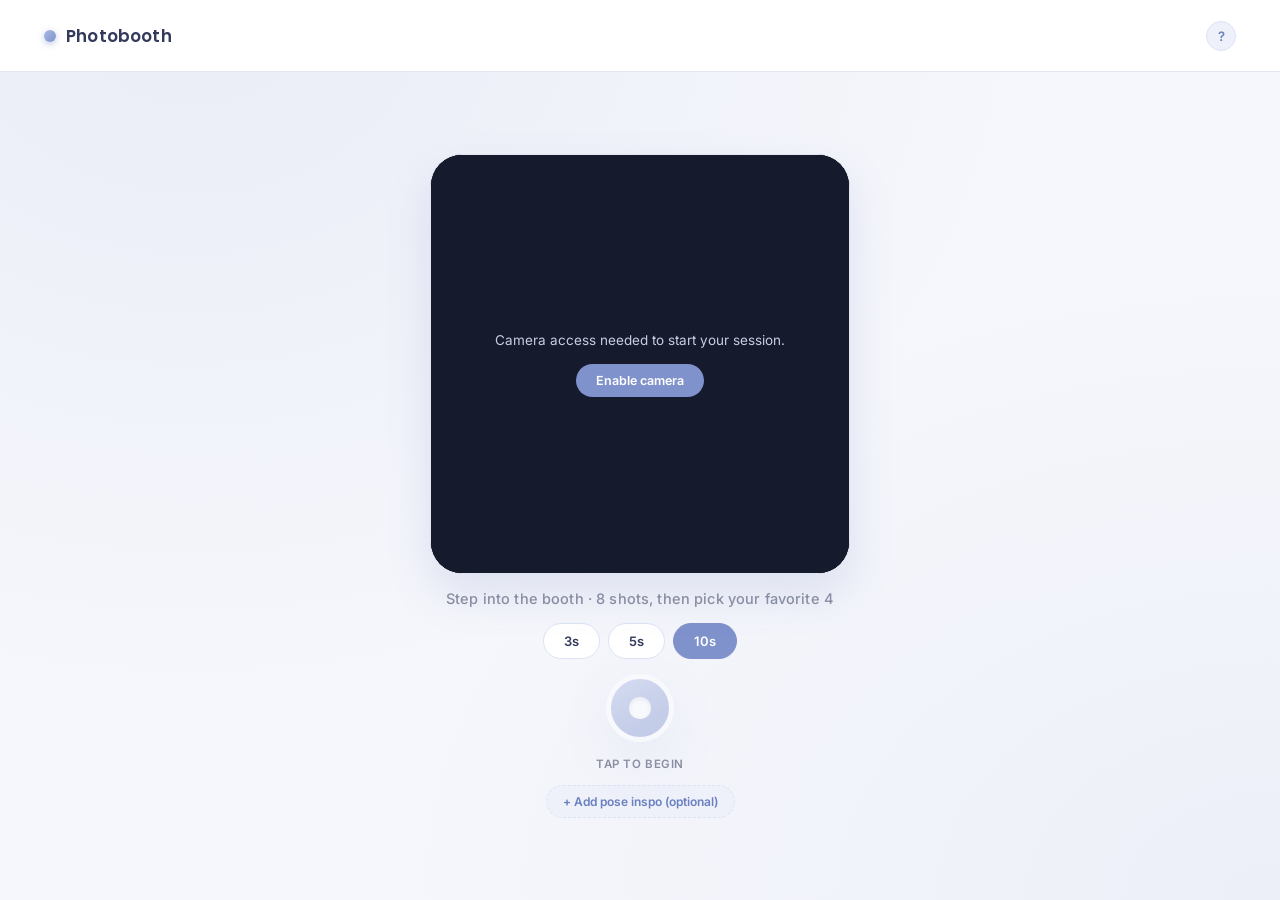
<file: index.html>
<!DOCTYPE html>
<html lang="en">
<head>
<meta charset="UTF-8">
<meta name="viewport" content="width=device-width, initial-scale=1.0, maximum-scale=1.0, user-scalable=no">
<title>Photobooth</title>
<link rel="preconnect" href="https://fonts.googleapis.com">
<link rel="preconnect" href="https://fonts.gstatic.com" crossorigin>
<link href="https://fonts.googleapis.com/css2?family=Poppins:wght@400;500;600;700&family=Inter:wght@400;500;600&display=swap" rel="stylesheet">
<link rel="stylesheet" href="css/styles.css">
</head>
<body>
<div id="shell">

  <header class="topbar">
    <div class="brand">
      <span class="brand-dot"></span>
      <span class="brand-name display">Photobooth</span>
    </div>
    <div class="topbar-right">
      <button class="help-btn" id="helpBtn" aria-label="How it works">?</button>
      <div class="help-panel hidden" id="helpPanel">
        <h3>How it works</h3>
        <ol>
          <li>Pick a countdown length and, if you like, a pose-inspo strip to shoot alongside.</li>
          <li>Hit the shutter — we'll take 8 photos back to back, with a beep for the last 3 seconds of each countdown.</li>
          <li>Pick your favorite 4, tapping them in the order you want on the strip.</li>
          <li>Drag stickers onto your finished strip to decorate it — drag the corner handle to resize, or tap × to remove.</li>
          <li>Pick a strip background color if you'd like one.</li>
          <li>Enter an email or phone number and we'll get your strip ready.</li>
        </ol>
      </div>
    </div>
  </header>

  <main id="stage">

    <!-- SETUP -->
    <section class="screen active" id="screen-setup">
      <div class="cam-row">
        <div class="cam-frame" id="camFrameSetup">
          <video id="video" autoplay playsinline muted></video>
          <div class="cam-placeholder hidden" id="camError">
            <span>Camera access needed to start your session.</span>
            <button id="retryCamBtn">Enable camera</button>
          </div>
        </div>
        <div class="inspo-panel hidden" id="inspoPanelSetup">
          <div class="inspo-panel-label">Pose inspo</div>
          <div class="inspo-img-wrap">
            <img id="inspoImgSetup" alt="Pose inspiration strip">
            <div class="inspo-highlight" id="inspoHighlightSetup"></div>
          </div>
        </div>
      </div>
      <div class="subtitle">Step into the booth · 8 shots, then pick your favorite 4</div>
      <div class="setup-controls">
        <div class="countdown-options" id="countdownOptions">
          <button class="countdown-option" data-secs="3">3s</button>
          <button class="countdown-option" data-secs="5">5s</button>
          <button class="countdown-option selected" data-secs="10">10s</button>
        </div>
        <button class="shutter-btn" id="startBtn" aria-label="Start session"></button>
        <div class="shutter-caption">TAP TO BEGIN</div>
        <button class="inspo-btn" id="inspoBtn">
          <span id="inspoBtnLabel">+ Add pose inspo (optional)</span>
        </button>
      </div>
    </section>

    <!-- CAPTURE -->
    <section class="screen" id="screen-capture">
      <div class="cam-row">
        <div class="cam-frame" id="camFrameCapture">
          <video id="videoCapture" autoplay playsinline muted></video>
          <div id="countdownNum" class="display"></div>
          <div id="shotCounter">SHOT 1 / 8</div>
          <div id="flashOverlay"></div>
        </div>
        <div class="inspo-panel hidden" id="inspoPanelCapture">
          <div class="inspo-panel-label">Pose inspo</div>
          <div class="inspo-img-wrap">
            <img id="inspoImgCapture" alt="Pose inspiration strip">
            <div class="inspo-highlight" id="inspoHighlightCapture"></div>
          </div>
          <div class="inspo-pose-caption" id="inspoPoseCaption">Pose 1 of 4</div>
        </div>
      </div>
      <div id="thumbRail"></div>
    </section>

    <!-- SELECT + DECORATE -->
    <section class="screen" id="screen-select">
      <div class="select-left">
        <div class="subtitle" id="selectHint">Tap 4 photos, in the order you'd like them on your strip</div>
        <div id="grid"></div>
        <div class="btn-row">
          <button class="btn" id="resetSelBtn">Reset</button>
          <button class="btn primary" id="doneBtn" disabled>Done</button>
        </div>
      </div>
      <div class="select-right">
        <div class="strip" id="stripPreview">
          <div class="strip-title display">Photobooth</div>
          <div class="strip-slot" data-slot="0">1</div>
          <div class="strip-slot" data-slot="1">2</div>
          <div class="strip-slot" data-slot="2">3</div>
          <div class="strip-slot" data-slot="3">4</div>
          <div class="strip-date" id="stripDate"></div>
          <div class="sticker-layer" id="stickerLayer"></div>
        </div>
        <div class="sticker-tray" id="stickerTray"></div>
        <button class="btn ghost small" id="stickerResetBtn">Clear stickers</button>
        <div class="mini-label">Strip color</div>
        <div class="strip-color-row" id="stripColorRow"></div>
      </div>
      <div id="toast"></div>
    </section>

    <!-- PRINTING -->
    <section class="screen" id="screen-printing">
      <div class="subtitle" style="margin-bottom:6px;">Your strip</div>
      <div class="printer">
        <div id="printStrip">
          <div class="strip-title display">Photobooth</div>
          <div class="strip-slot" data-pslot="0"></div>
          <div class="strip-slot" data-pslot="1"></div>
          <div class="strip-slot" data-pslot="2"></div>
          <div class="strip-slot" data-pslot="3"></div>
          <div class="strip-date" id="printDate"></div>
          <div class="sticker-layer" id="printStickerLayer"></div>
        </div>
        <div class="slot"></div>
      </div>
      <div id="printCaption">Developing your photos <span class="dots"><span></span><span></span><span></span></span></div>
      <div class="print-actions" id="printActions">
        <button class="btn primary" id="downloadBtn">Download strip</button>
        <button class="btn ghost" id="restartBtn">Start over</button>
      </div>
    </section>

  </main>

  <!-- CONTACT MODAL -->
  <div class="modal-backdrop hidden" id="contactModal">
    <div class="modal-card">
      <button class="modal-close" id="modalCloseBtn" aria-label="Close">&times;</button>
      <h2 class="display">Get your strip</h2>
      <p>Enter an email or phone number and we'll get your photo strip ready for you.</p>
      <input type="text" id="contactInput" placeholder="you@email.com or (555) 123-4567" autocomplete="off">
      <div class="modal-actions">
        <button class="btn primary" id="sendBtn">Send my photos</button>
        <button class="link-btn" id="skipBtn">Skip for now</button>
      </div>
    </div>
  </div>

  <!-- POSE INSPO MODAL -->
  <div class="modal-backdrop hidden" id="inspoModal">
    <div class="modal-card">
      <button class="modal-close" id="inspoModalCloseBtn" aria-label="Close">&times;</button>
      <h2 class="display">Pose inspo</h2>
      <p>Pick a reference strip to shoot alongside. Totally optional.</p>
      <div id="inspoGrid"></div>
      <div id="inspoEmptyNote" class="inspo-empty-note hidden">No pose inspo strips yet.</div>
      <div class="modal-actions">
        <button class="btn primary small" id="inspoDoneBtn">Done</button>
      </div>
    </div>
  </div>

  <canvas id="captureCanvas" class="hidden"></canvas>
</div>

<script type="module" src="js/main.js"></script>
</body>
</html>
</file>
<file: css/styles.css>
/* ==========================================================================
   Photobooth — Stylesheet
   Pastel/porcelain visual theme. Layout is a fixed-viewport, no-scroll
   "app shell" with five swappable screens (see js/dom.js SCREEN_IDS).
   ========================================================================== */

:root{
  --bg:#f6f7fc;
  --bg-2:#eef1fa;
  --surface:#ffffff;
  --blue:#7f92cc;
  --blue-deep:#6a7fc0;
  --blue-pale:#e4e9f7;
  --blue-pale-2:#dbe3f5;
  --navy:#333a5c;
  --text:#8b8fa3;
  --line:#e2e6f3;
  --white:#ffffff;
  --shadow: 0 20px 45px rgba(102,116,180,.16);
  --shadow-sm: 0 8px 20px rgba(102,116,180,.14);
}
*{box-sizing:border-box;}
html,body{
  height:100%;
  margin:0;
  overflow:hidden; /* app is intentionally no-scroll, see README */
  background:var(--bg);
  font-family:'Inter',sans-serif;
  color:var(--navy);
  -webkit-font-smoothing:antialiased;
}
button{font-family:inherit;cursor:pointer;}
.display{font-family:'Poppins',sans-serif;}

#shell{
  height:100vh;
  width:100vw;
  display:flex;
  flex-direction:column;
  background:
    radial-gradient(ellipse at 15% 0%, rgba(127,146,204,.10), transparent 55%),
    radial-gradient(ellipse at 100% 100%, rgba(127,146,204,.08), transparent 50%),
    var(--bg);
  position:relative;
}

/* ---------- TOP BAR ---------- */
header.topbar{
  flex:0 0 auto;
  height:clamp(56px,8vh,74px);
  display:flex;
  align-items:center;
  justify-content:space-between;
  padding:0 clamp(18px,3.5vw,44px);
  background:var(--surface);
  border-bottom:1px solid var(--line);
  position:relative;
  z-index:20;
}
.brand{display:flex;align-items:center;gap:10px;}
.brand-dot{
  width:12px;height:12px;border-radius:50%;
  background:linear-gradient(135deg, #a9b8e4, var(--blue));
  box-shadow:0 2px 6px rgba(127,146,204,.5);
}
.brand-name{
  font-family:'Poppins',sans-serif;
  font-weight:600;
  font-size:clamp(14px,1.8vw,17px);
  letter-spacing:.01em;
  color:var(--navy);
}
.topbar-right{position:relative;display:flex;align-items:center;gap:10px;}
.help-btn{
  width:30px;height:30px;
  border-radius:50%;
  border:1.5px solid var(--blue-pale-2);
  background:var(--bg-2);
  color:var(--blue-deep);
  font-weight:600;
  font-size:13px;
  display:flex;align-items:center;justify-content:center;
  transition:background .15s ease, transform .15s ease;
}
.help-btn:hover{background:var(--blue-pale);transform:translateY(-1px);}
.help-panel{
  position:absolute;
  top:calc(100% + 12px);
  right:0;
  width:min(300px,80vw);
  background:var(--surface);
  color:var(--navy);
  border-radius:18px;
  padding:18px 20px;
  box-shadow:var(--shadow);
  border:1px solid var(--line);
  z-index:50;
  font-size:13.5px;
  line-height:1.55;
}
.help-panel h3{margin:0 0 10px;font-family:'Poppins',sans-serif;font-size:13px;font-weight:600;letter-spacing:.02em;color:var(--blue-deep);}
.help-panel ol{margin:0;padding-left:18px;color:var(--text);}
.help-panel li{margin-bottom:6px;}
.help-panel li::marker{color:var(--blue);font-weight:600;}
.hidden{display:none !important;}

/* ---------- STAGE / SCREENS ---------- */
main#stage{
  flex:1 1 auto;
  min-height:0;
  display:flex;
  position:relative;
}
.screen{
  display:none;
  flex-direction:column;
  align-items:center;
  justify-content:center;
  width:100%;
  height:100%;
  padding:clamp(10px,2vh,26px) clamp(14px,3vw,40px);
  gap:clamp(10px,1.8vh,20px);
}
.screen.active{display:flex;}

.subtitle{
  font-family:'Inter',sans-serif;
  font-weight:500;
  font-size:clamp(12px,1.3vw,14.5px);
  color:var(--text);
  text-align:center;
  letter-spacing:.01em;
}

/* ---------- POSE INSPO PICKER BUTTON (lives on the setup screen) ---------- */
.inspo-btn{
  display:flex;
  align-items:center;
  gap:6px;
  background:var(--bg-2);
  border:1.5px dashed var(--blue-pale-2);
  color:var(--blue-deep);
  font-family:'Inter',sans-serif;
  font-weight:600;
  font-size:12px;
  padding:8px 16px;
  border-radius:999px;
  transition:all .15s ease;
}
.inspo-btn:hover{background:var(--blue-pale);}
.inspo-btn .clear-x{
  display:inline-flex;align-items:center;justify-content:center;
  width:16px;height:16px;border-radius:50%;
  background:var(--blue-deep);color:#fff;font-size:10px;
  margin-left:2px;
}

/* ---------- POSE INSPO MODAL ---------- */
#inspoGrid{
  display:flex;
  flex-wrap:wrap;
  gap:10px;
  justify-content:center;
  max-height:44vh;
  overflow-y:auto;
  padding:2px;
  margin-bottom:6px;
}
.inspo-tile{
  width:84px;
  background:var(--bg-2);
  border:2px solid var(--line);
  border-radius:14px;
  padding:6px;
  display:flex;flex-direction:column;align-items:center;gap:5px;
  transition:all .15s ease;
}
.inspo-tile:hover{border-color:var(--blue-pale-2);}
.inspo-tile.selected{border-color:var(--blue);box-shadow:0 0 0 3px var(--blue-pale);}
.inspo-tile img{width:100%;border-radius:8px;display:block;}
.inspo-tile .inspo-label{font-size:10px;font-weight:600;color:var(--navy);text-align:center;}
.inspo-empty-note{
  font-size:13px;
  color:var(--text);
  text-align:center;
  line-height:1.55;
  padding:10px 6px 16px;
}

/* ---------- CAMERA ROW (cam + optional pose-inspo panel) ---------- */
.cam-row{
  display:flex;
  align-items:center;
  justify-content:center;
  gap:clamp(14px,2.4vw,28px);
}
.cam-frame{
  position:relative;
  border:1px solid var(--line);
  border-radius:32px;
  background:#0e1220;
  box-shadow:var(--shadow);
  overflow:hidden;
  flex:0 0 auto;
  height:min(50vh,420px);
  aspect-ratio:1/1;
  max-width:76vw;
}
video#video, video#videoCapture{
  width:100%; height:100%;
  object-fit:cover;
  transform:scaleX(-1);
  display:block;
  background:#0e1220;
}
.cam-placeholder{
  position:absolute;inset:0;
  display:flex;align-items:center;justify-content:center;
  flex-direction:column;gap:12px;
  color:#c7cde6;
  text-align:center;
  padding:24px;
  font-size:13.5px;
  background:#151a2c;
  z-index:2;
}
.cam-placeholder button{
  margin-top:4px;
  padding:9px 20px;
  border-radius:999px;
  border:none;
  background:var(--blue);
  color:#fff;
  font-size:12.5px;
  font-weight:600;
}

#countdownNum{
  position:absolute;
  inset:0;
  display:flex;align-items:center;justify-content:center;
  font-family:'Poppins',sans-serif;
  font-weight:600;
  font-size:clamp(56px,13vw,130px);
  color:#ffffff;
  text-shadow:0 6px 30px rgba(0,0,0,.5);
  z-index:6;
  pointer-events:none;
}
#shotCounter{
  position:absolute;
  top:12px;left:12px;
  font-family:'Inter',sans-serif;
  font-weight:600;
  font-size:12px;
  color:var(--navy);
  background:rgba(255,255,255,.92);
  padding:5px 12px;
  border-radius:999px;
  z-index:6;
  letter-spacing:.02em;
  box-shadow:var(--shadow-sm);
}
#flashOverlay{
  position:absolute;inset:0;
  background:#fff;
  opacity:0;
  z-index:7;
  pointer-events:none;
}
.flash-anim{animation:flashPop .32s ease-out;}
@keyframes flashPop{
  0%{opacity:.9;}
  100%{opacity:0;}
}

/* ---------- POSE INSPO SIDE PANEL ---------- */
.inspo-panel{
  display:flex;
  flex-direction:column;
  align-items:center;
  gap:6px;
  flex:0 0 auto;
}
.inspo-panel-label{
  font-family:'Inter',sans-serif;
  font-weight:600;
  font-size:10.5px;
  letter-spacing:.04em;
  color:var(--blue-deep);
  text-transform:uppercase;
}
.inspo-img-wrap{
  position:relative;
  display:inline-block;
  border-radius:16px;
  overflow:hidden;
  box-shadow:var(--shadow);
  border:1px solid var(--line);
  background:var(--surface);
}
.inspo-img-wrap img{
  display:block;
  height:min(50vh,420px);
  max-width:34vw;
  width:auto;
  object-fit:contain;
}
.inspo-highlight{
  position:absolute;
  left:0; right:0;
  height:25%;
  border:3px solid var(--blue);
  border-radius:10px;
  box-shadow:0 0 0 3px rgba(127,146,204,.35), inset 0 0 12px rgba(127,146,204,.25);
  transition:top .35s ease;
  pointer-events:none;
}
.inspo-pose-caption{
  font-family:'Inter',sans-serif;
  font-weight:600;
  font-size:11px;
  color:var(--text);
}

/* thumbnail rail during capture */
#thumbRail{
  display:flex;
  gap:8px;
  height:clamp(34px,5vh,54px);
  align-items:center;
}
#thumbRail .thumb{
  width:clamp(34px,5vh,54px);
  height:100%;
  border-radius:12px;
  object-fit:cover;
  border:2px solid var(--surface);
  box-shadow:var(--shadow-sm);
  opacity:0;
  animation:thumbIn .3s ease forwards;
}
@keyframes thumbIn{from{opacity:0;transform:translateY(6px);}to{opacity:1;transform:translateY(0);}}

/* ---------- SETUP CONTROLS ---------- */
.setup-controls{
  display:flex;
  flex-direction:column;
  align-items:center;
  gap:clamp(10px,1.6vh,16px);
  width:100%;
  max-width:420px;
}
.countdown-options{
  display:flex;
  gap:8px;
}
.countdown-option{
  font-family:'Inter',sans-serif;
  font-weight:600;
  font-size:13px;
  padding:9px 20px;
  border-radius:999px;
  border:1.5px solid var(--blue-pale-2);
  background:var(--surface);
  color:var(--navy);
  transition:all .15s ease;
}
.countdown-option:hover{background:var(--blue-pale);}
.countdown-option.selected{
  background:var(--blue);
  color:#fff;
  border-color:var(--blue);
}

.shutter-btn{
  width:clamp(62px,7.6vh,76px);
  height:clamp(62px,7.6vh,76px);
  border-radius:50%;
  background:linear-gradient(150deg,#a7b6e6,var(--blue) 70%);
  border:5px solid var(--surface);
  box-shadow:var(--shadow);
  position:relative;
  transition:transform .12s ease;
}
.shutter-btn:hover{transform:scale(1.05);}
.shutter-btn:active{transform:scale(.95);}
.shutter-btn::after{
  content:'';
  position:absolute;
  inset:32%;
  border-radius:50%;
  background:#fff;
  box-shadow:inset 0 2px 4px rgba(102,116,180,.25);
}
.shutter-caption{
  font-family:'Inter',sans-serif;
  font-weight:600;
  font-size:11.5px;
  color:var(--text);
  letter-spacing:.05em;
}
.shutter-btn:disabled{opacity:.4;cursor:not-allowed;}

/* ---------- SELECT SCREEN ---------- */
#screen-select{flex-direction:row;align-items:stretch;gap:clamp(18px,3vw,44px);}
.select-left{
  display:flex;
  flex-direction:column;
  align-items:center;
  justify-content:center;
  gap:12px;
  flex:1.3;
  min-width:0;
}
#grid{
  display:grid;
  grid-template-columns:repeat(4,1fr);
  grid-template-rows:repeat(2,1fr);
  gap:clamp(8px,1.1vw,14px);
  width:100%;
  max-width:520px;
  height:min(46vh,330px);
}
.grid-item{
  position:relative;
  border-radius:16px;
  overflow:hidden;
  border:2px solid var(--line);
  background:var(--surface);
  padding:0;
  box-shadow:var(--shadow-sm);
}
.grid-item img{
  width:100%;height:100%;object-fit:cover;display:block;
  filter:saturate(.9) brightness(.97);
  transition:filter .15s ease;
}
.grid-item.picked img{filter:none;}
.grid-item:hover img{filter:none;}
.grid-item .badge{
  position:absolute;
  top:6px;left:6px;
  width:24px;height:24px;
  border-radius:50%;
  background:var(--blue);
  color:#fff;
  font-family:'Poppins',sans-serif;
  font-weight:600;
  font-size:12px;
  display:none;
  align-items:center;justify-content:center;
  box-shadow:0 3px 8px rgba(102,116,180,.5);
}
.grid-item.picked .badge{display:flex;}
.grid-item.picked{border-color:var(--blue);}

.select-right{
  flex:0 0 auto;
  display:flex;
  flex-direction:column;
  align-items:center;
  justify-content:center;
  gap:10px;
}
.strip{
  background:var(--surface);
  color:var(--navy);
  border-radius:22px;
  padding:14px 14px 16px;
  width:clamp(96px,12vw,132px);
  box-shadow:var(--shadow);
  border:1px solid var(--line);
  display:flex;
  flex-direction:column;
  gap:8px;
  position:relative;
}
/* Wider on the select screen specifically — decorating with stickers needs
   more room to drag around than the plain preview did. */
#stripPreview{width:clamp(140px,17vw,190px);}

.sticker-layer{
  position:absolute;
  inset:0;
  z-index:5;
}
.sticker-tray{
  display:flex;
  flex-wrap:wrap;
  gap:8px;
  justify-content:center;
  max-width:220px;
}
.sticker-tray-item{
  width:38px;
  height:38px;
  border-radius:12px;
  background:var(--bg-2);
  border:1.5px solid var(--line);
  display:flex;
  align-items:center;
  justify-content:center;
  padding:4px;
  transition:all .15s ease;
}
.sticker-tray-item:hover{border-color:var(--blue-pale-2);transform:translateY(-2px);}
.sticker-tray-item img{width:100%;height:100%;object-fit:contain;}
.placed-sticker{
  position:absolute;
  transform:translate(-50%,-50%);
  touch-action:none;
  cursor:grab;
}
.placed-sticker.dragging{cursor:grabbing;z-index:10;}
.placed-sticker img{width:100%;display:block;pointer-events:none;}
.sticker-delete{
  position:absolute;
  top:-8px;
  right:-8px;
  width:18px;
  height:18px;
  border-radius:50%;
  background:var(--navy);
  color:#fff;
  border:none;
  font-size:11px;
  line-height:1;
  display:flex;
  align-items:center;
  justify-content:center;
  box-shadow:var(--shadow-sm);
}
.sticker-resize{
  position:absolute;
  right:-7px;
  bottom:-7px;
  width:16px;
  height:16px;
  border-radius:50%;
  background:var(--blue);
  border:2px solid #fff;
  box-shadow:var(--shadow-sm);
  cursor:nwse-resize;
  touch-action:none;
  padding:0;
}

.mini-label{
  font-family:'Inter',sans-serif;
  font-weight:600;
  font-size:10.5px;
  letter-spacing:.04em;
  text-transform:uppercase;
  color:var(--text);
}
.strip-color-row{
  display:flex;
  gap:8px;
  justify-content:center;
}
.color-swatch{
  width:26px;
  height:26px;
  border-radius:50%;
  border:2px solid var(--line);
  cursor:pointer;
  padding:0;
  transition:transform .15s ease, border-color .15s ease;
}
.color-swatch:hover{transform:translateY(-2px);}
.color-swatch.selected{border-color:var(--blue);box-shadow:0 0 0 3px var(--blue-pale);}
.strip-title{
  font-family:'Poppins',sans-serif;
  font-weight:600;
  font-size:11px;
  text-align:center;
  letter-spacing:.02em;
  color:var(--blue-deep);
}
.strip-slot{
  width:100%;
  aspect-ratio:1/1;
  background:var(--bg-2);
  border:1.5px dashed var(--blue-pale-2);
  border-radius:12px;
  overflow:hidden;
  display:flex;align-items:center;justify-content:center;
  font-family:'Inter',sans-serif;
  font-weight:600;
  font-size:11px;
  color:#b7bdd6;
}
.strip-slot img{width:100%;height:100%;object-fit:cover;display:block;}
.strip-date{
  text-align:center;
  font-family:'Inter',sans-serif;
  font-size:8.5px;
  color:#b7bdd6;
  letter-spacing:.04em;
}

.btn-row{display:flex;gap:12px;align-items:center;}
.btn{
  font-family:'Inter',sans-serif;
  font-weight:600;
  font-size:13px;
  padding:11px 24px;
  border-radius:999px;
  border:1.5px solid var(--blue-pale-2);
  background:var(--surface);
  color:var(--navy);
  transition:all .15s ease;
  box-shadow:var(--shadow-sm);
}
.btn:hover{background:var(--blue-pale);border-color:var(--blue-pale-2);transform:translateY(-1px);}
.btn.primary{
  background:var(--blue);
  color:#fff;
  border-color:var(--blue);
}
.btn.primary:hover{background:var(--blue-deep);}
.btn:disabled{opacity:.4;cursor:not-allowed;transform:none;background:var(--surface);color:var(--text);}
.btn.ghost{border-color:transparent;color:var(--text);box-shadow:none;}
.btn.ghost:hover{background:var(--bg-2);}
.btn.small{padding:8px 18px;font-size:12px;}

#toast{
  position:absolute;
  bottom:16px;left:50%;
  transform:translateX(-50%);
  background:var(--navy);
  color:#fff;
  padding:9px 20px;
  border-radius:999px;
  font-size:12.5px;
  font-weight:500;
  opacity:0;
  pointer-events:none;
  transition:opacity .25s ease, transform .25s ease;
  z-index:40;
  box-shadow:var(--shadow);
}
#toast.show{opacity:1;transform:translateX(-50%) translateY(-6px);}

/* ---------- MODAL ---------- */
.modal-backdrop{
  position:fixed;inset:0;
  background:rgba(51,58,92,.35);
  backdrop-filter:blur(2px);
  display:flex;align-items:center;justify-content:center;
  z-index:100;
}
.modal-card{
  background:var(--surface);
  color:var(--navy);
  border-radius:26px;
  padding:28px 28px;
  width:min(400px,88vw);
  max-height:82vh;
  overflow-y:auto;
  box-shadow:var(--shadow);
  position:relative;
}
.modal-card h2{
  margin:0 0 8px;
  font-family:'Poppins',sans-serif;
  font-weight:600;
  font-size:21px;
  letter-spacing:.01em;
  color:var(--navy);
}
.modal-card p{margin:0 0 18px;font-size:13.5px;color:var(--text);line-height:1.55;}
.modal-card input{
  width:100%;
  padding:13px 16px;
  border-radius:14px;
  border:1.5px solid var(--blue-pale-2);
  font-size:14px;
  font-family:'Inter',sans-serif;
  margin-bottom:16px;
  background:var(--bg-2);
  color:var(--navy);
}
.modal-card input:focus{outline:none;border-color:var(--blue);background:var(--surface);}
.modal-close{
  position:absolute; top:16px; right:18px;
  background:none;border:none;font-size:19px;color:var(--text);
}
.modal-actions{display:flex;flex-direction:column;gap:10px;}
.link-btn{background:none;border:none;color:var(--text);font-size:12.5px;text-decoration:underline;padding:4px;}

/* ---------- PRINTING SCREEN ---------- */
#screen-printing{position:relative;justify-content:flex-start;padding-top:clamp(20px,4vh,50px);}
.printer{
  position:relative;
  width:min(210px,42vw);
  height:44%;
  display:flex;
  flex-direction:column;
  align-items:center;
  justify-content:flex-end;
}
.slot{
  width:100%;
  height:16px;
  background:linear-gradient(180deg,#dbe2f5,#c6cfec);
  border-radius:999px;
  box-shadow:inset 0 3px 6px rgba(102,116,180,.35);
  z-index:5;
}
#printStrip{
  position:absolute;
  bottom:10px;
  background:var(--surface);
  color:var(--navy);
  border-radius:22px;
  padding:14px 14px 16px;
  width:100%;
  box-shadow:var(--shadow);
  border:1px solid var(--line);
  display:flex;flex-direction:column;gap:8px;
  transform:translateY(94%);
  transition:transform 2.1s cubic-bezier(.2,.8,.2,1);
  z-index:2;
}
#printStrip.out{transform:translateY(-8%);}
#printStrip .strip-slot img{width:100%;height:100%;object-fit:cover;}

#printCaption{
  font-family:'Inter',sans-serif;
  font-weight:500;
  font-size:13.5px;
  color:var(--text);
  text-align:center;
  min-height:20px;
}
.dots span{
  display:inline-block;width:6px;height:6px;border-radius:50%;
  background:var(--blue);margin:0 3px;
  animation:dotPulse 1.2s ease-in-out infinite;
}
.dots span:nth-child(2){animation-delay:.2s;}
.dots span:nth-child(3){animation-delay:.4s;}
@keyframes dotPulse{0%,80%,100%{opacity:.25;}40%{opacity:1;}}

.print-actions{display:flex;gap:10px;opacity:0;transition:opacity .4s ease;}
.print-actions.show{opacity:1;}

@media (prefers-reduced-motion: reduce){
  #printStrip{transition:none;}
  .flash-anim{animation:none;}
  .inspo-highlight{transition:none;}
}

@media (max-width:820px){
  .cam-row{flex-direction:column;}
  .inspo-img-wrap img{height:min(30vh,260px);max-width:70vw;}
  .cam-frame{height:min(38vh,340px);}
}

@media (max-width:760px){
  #screen-select{flex-direction:column;overflow:hidden;}
  #grid{height:auto;max-height:30vh;}
}
</file>
